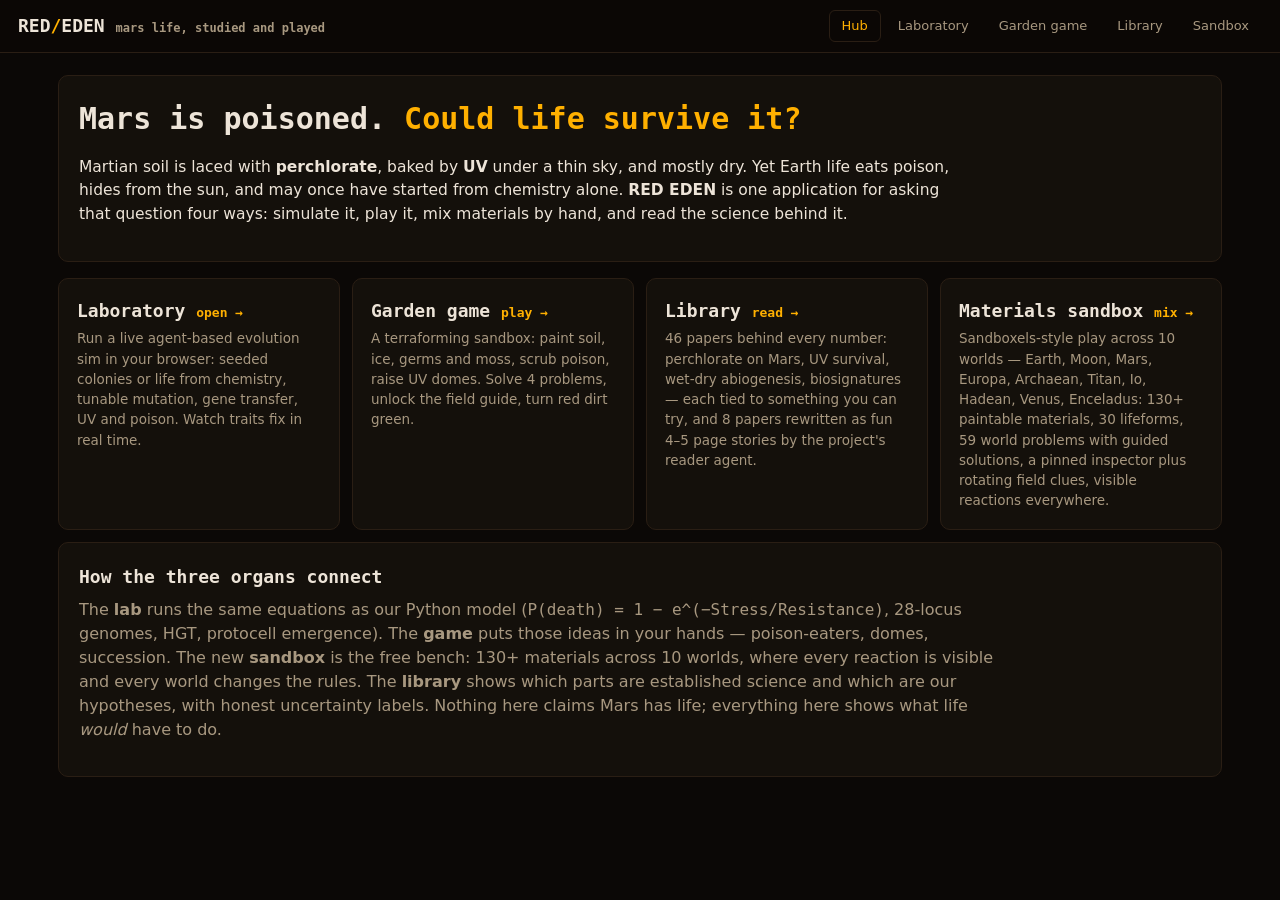
<file: index.html>
<!DOCTYPE html>
<html lang="en">
<head>
<meta charset="utf-8">
<meta http-equiv="refresh" content="0; url=app/index.html">
<meta name="viewport" content="width=device-width, initial-scale=1">
<title>RED EDEN</title>
</head>
<body>
<p><a href="app/index.html">Enter RED EDEN →</a></p>
</body>
</html>
</file>
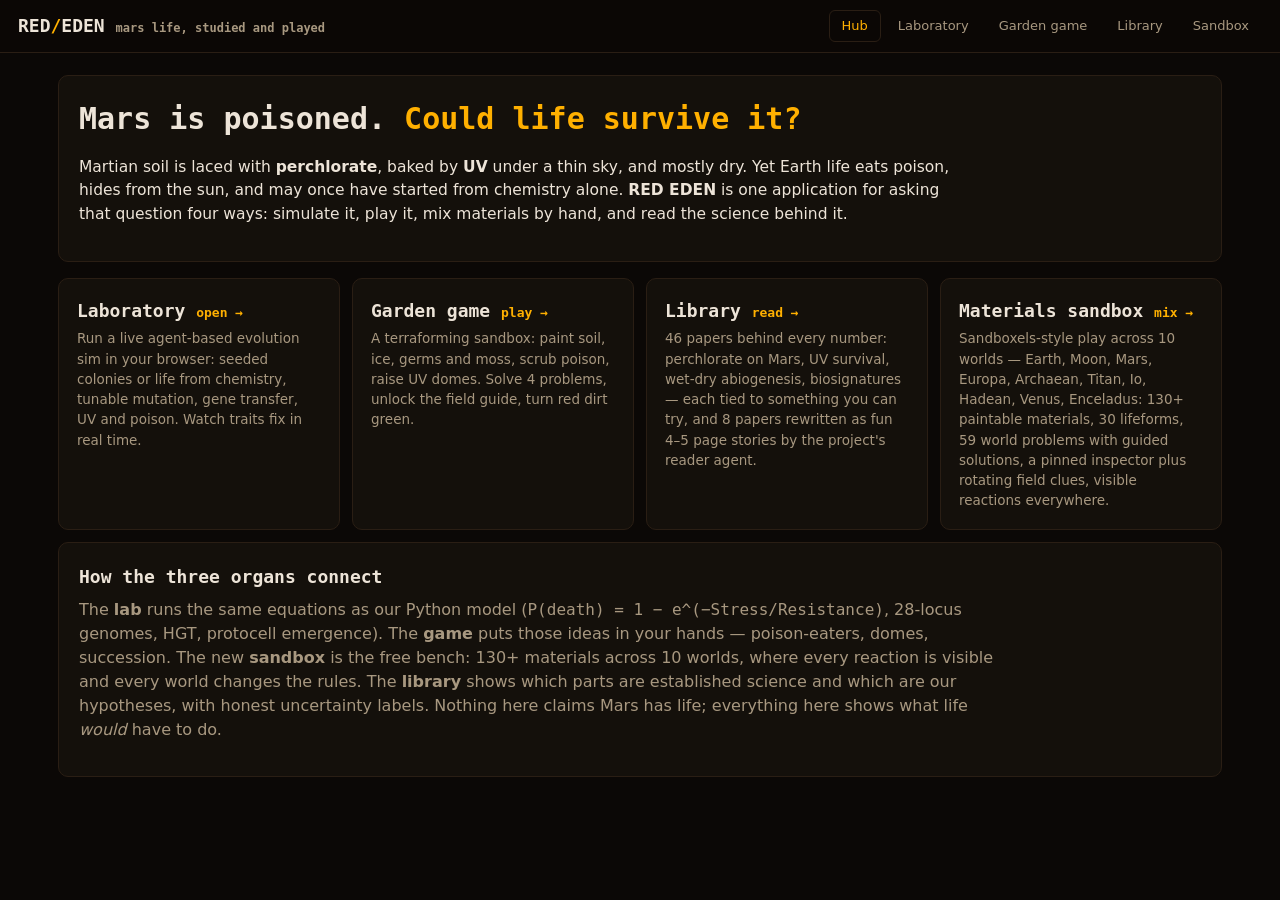
<file: app/index.html>
<!DOCTYPE html>
<html lang="en">
<head>
<meta charset="utf-8">
<meta name="viewport" content="width=device-width, initial-scale=1">
<title>RED EDEN — Mars life, lab + game + library</title>
<link rel="stylesheet" href="style.css">
</head>
<body>
<header class="topbar">
  <a class="brand" href="index.html">RED<span>/</span>EDEN <em>mars life, studied and played</em></a>
  <nav><a href="index.html" class="on">Hub</a><a href="lab.html">Laboratory</a>
  <a href="../red-garden/index.html">Garden game</a><a href="library.html">Library</a>
  <a href="sandbox.html">Sandbox</a></nav>
</header>
<main class="wrap">
  <section class="panel">
    <h1>Mars is poisoned. <span>Could life survive it?</span></h1>
    <p class="prob">Martian soil is laced with <b>perchlorate</b>, baked by <b>UV</b> under a thin sky,
    and mostly dry. Yet Earth life eats poison, hides from the sun, and may once have started from
    chemistry alone. <b>RED EDEN</b> is one application for asking that question four ways:
    simulate it, play it, mix materials by hand, and read the science behind it.</p>
  </section>
  <div class="gates">
    <a class="gate" href="lab.html">
      <h2>Laboratory <span class="go">open →</span></h2>
      <p>Run a live agent-based evolution sim in your browser: seeded colonies or life from
      chemistry, tunable mutation, gene transfer, UV and poison. Watch traits fix in real time.</p>
    </a>
    <a class="gate" href="../red-garden/index.html">
      <h2>Garden game <span class="go">play →</span></h2>
      <p>A terraforming sandbox: paint soil, ice, germs and moss, scrub poison, raise UV domes.
      Solve 4 problems, unlock the field guide, turn red dirt green.</p>
    </a>
    <a class="gate" href="library.html">
      <h2>Library <span class="go">read →</span></h2>
      <p>46 papers behind every number: perchlorate on Mars, UV survival, wet-dry
      abiogenesis, biosignatures — each tied to something you can try, and 8 papers
      rewritten as fun 4–5 page stories by the project's reader agent.</p>
    </a>
    <a class="gate" href="sandbox.html">
      <h2>Materials sandbox <span class="go">mix →</span></h2>
      <p>Sandboxels-style play across 10 worlds — Earth, Moon, Mars, Europa, Archaean, Titan,
      Io, Hadean, Venus, Enceladus: 130+ paintable materials, 30 lifeforms, 59 world problems
      with guided solutions, a pinned inspector plus rotating field clues, visible reactions everywhere.</p>
    </a>
  </div>
  <section class="panel" style="margin-top:12px">
    <h2>How the three organs connect</h2>
    <p class="sub" style="max-width:90ch">The <b>lab</b> runs the same equations as our Python model
    (<span class="mono">P(death) = 1 − e^(−Stress/Resistance)</span>, 28-locus genomes, HGT, protocell
    emergence). The <b>game</b> puts those ideas in your hands — poison-eaters, domes, succession.
    The new <b>sandbox</b> is the free bench: 130+ materials across 10 worlds, where
    every reaction is visible and every world changes the rules. The <b>library</b> shows which parts are established science and which are our hypotheses,
    with honest uncertainty labels. Nothing here claims Mars has life; everything here shows
    what life <em>would</em> have to do.</p>
  </section>
</main>
</body>
</html>
</file>
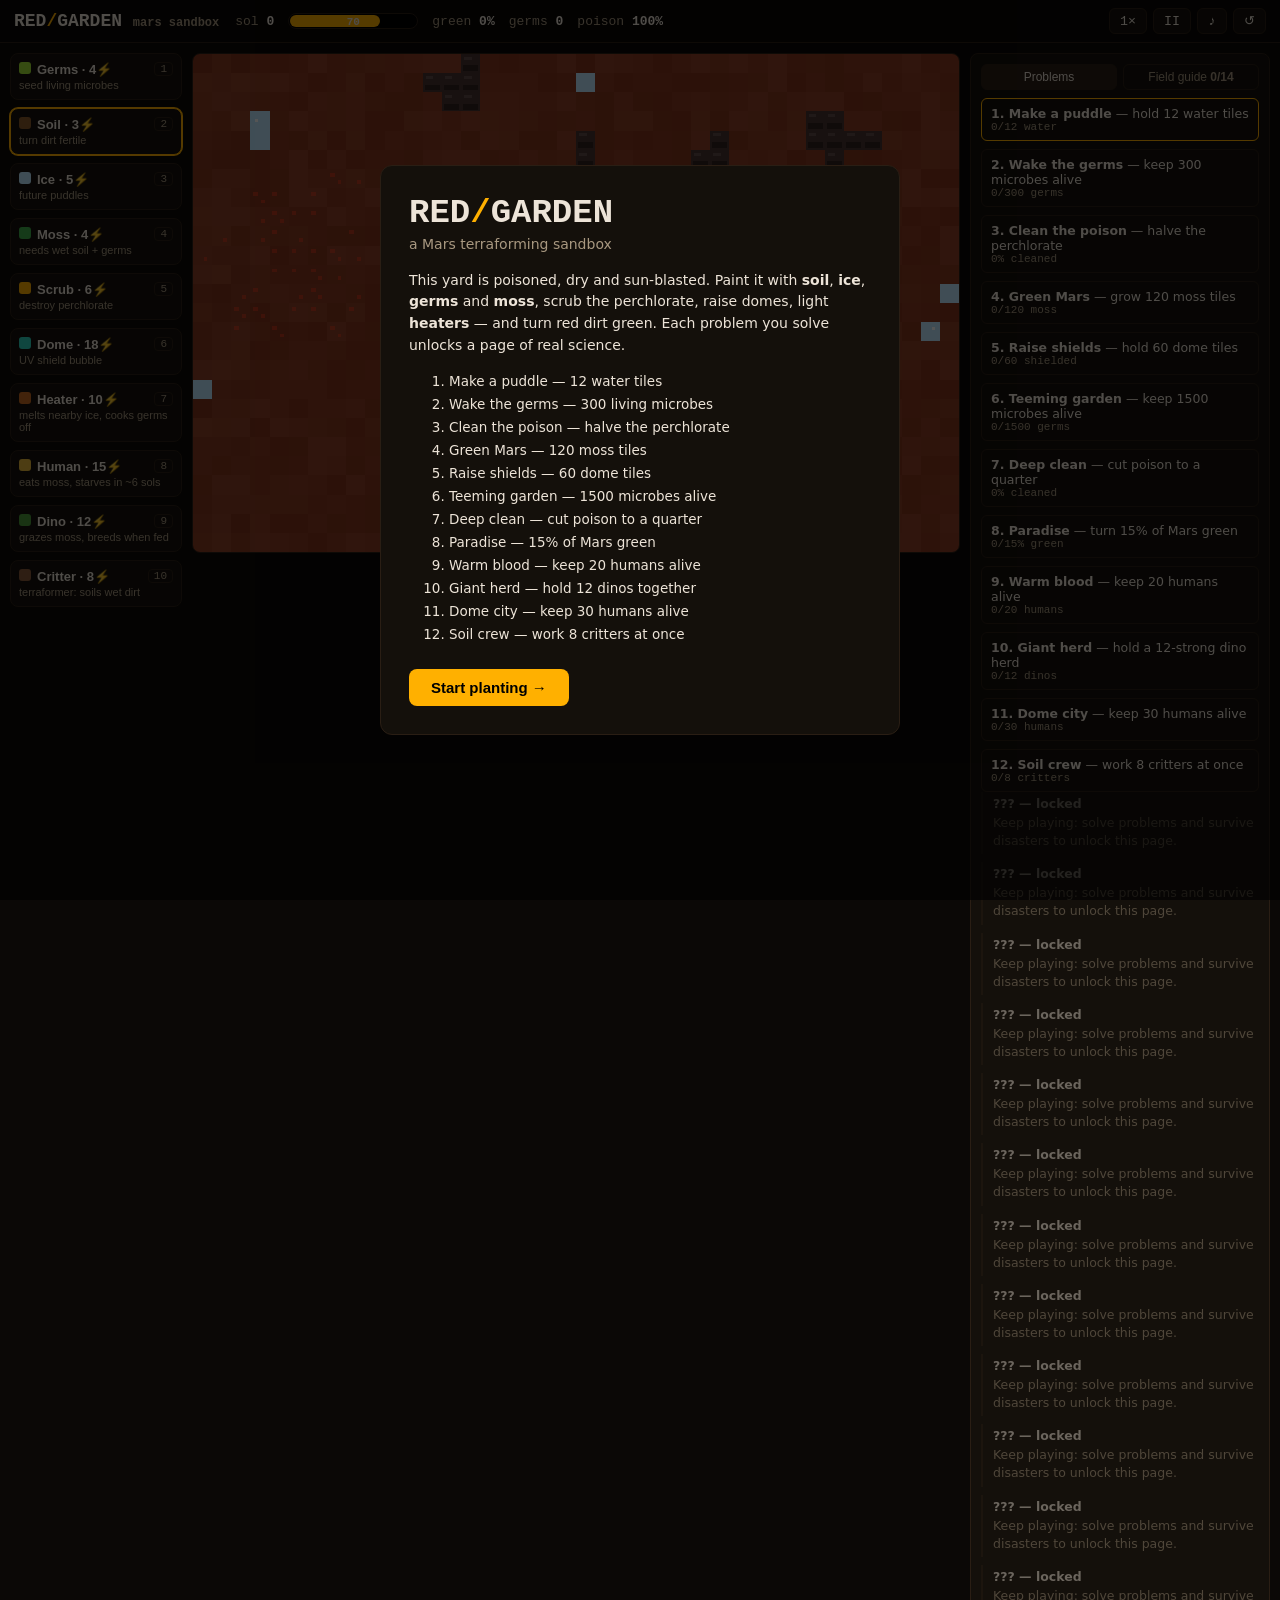
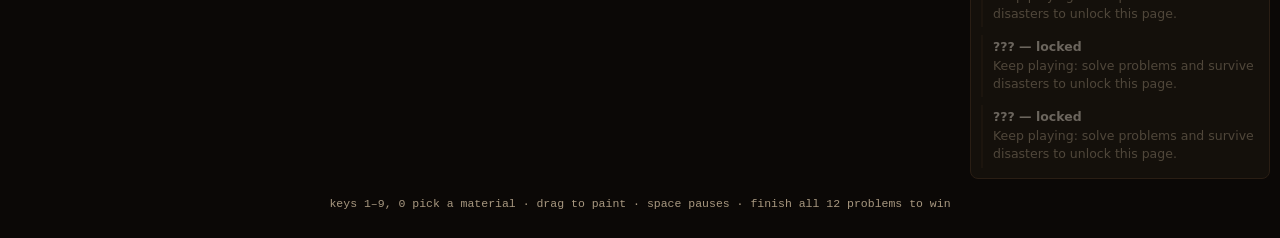
<file: red-garden/index.html>
<!DOCTYPE html>
<html lang="en">
<head>
<meta charset="utf-8">
<meta name="viewport" content="width=device-width, initial-scale=1">
<title>RED GARDEN — a Mars terraforming sandbox</title>
<link rel="stylesheet" href="style.css">
</head>
<body>
<header id="topbar">
  <div id="brand">RED<span>/</span>GARDEN <em>mars sandbox</em></div>
  <div id="stats" class="mono">
    <span>sol <b id="st-sol">0</b></span>
    <span class="ebar"><i id="st-energy"></i><b id="st-energy-n">70</b></span>
    <span>green <b id="st-green">0%</b></span>
    <span>germs <b id="st-germs">0</b></span>
    <span>poison <b id="st-poison">100%</b></span>
  </div>
  <div id="topbtns">
    <button id="btn-speed" title="toggle speed (F)">1×</button>
    <button id="btn-pause" title="pause (Space)">II</button>
    <button id="btn-sound" title="sound on/off">♪</button>
    <button id="btn-restart" title="restart run">↺</button>
  </div>
</header>
<main id="layout">
  <nav id="toolbar" aria-label="materials"></nav>
  <section id="stage">
    <canvas id="game" width="800" height="520"></canvas>
    <div id="ticker" class="mono"></div>
  </section>
  <aside id="side">
    <div id="tabs" role="tablist">
      <button id="tab-quests" class="on" role="tab">Problems</button>
      <button id="tab-codex" class="on2" role="tab">Field guide <b id="codex-n">0/6</b></button>
    </div>
    <ol id="quests"></ol>
    <ol id="codex" hidden></ol>
  </aside>
</main>
<footer id="hint" class="mono">keys 1–9, 0 pick a material · drag to paint · space pauses · finish all 12 problems to win</footer>
<div id="startOverlay" class="overlay">
  <div class="card">
    <h1>RED<span>/</span>GARDEN</h1>
    <p class="sub">a Mars terraforming sandbox</p>
    <p>This yard is poisoned, dry and sun-blasted. Paint it with <b>soil</b>,
    <b>ice</b>, <b>germs</b> and <b>moss</b>, scrub the perchlorate, raise domes,
    light <b>heaters</b> — and turn red dirt green. Each problem you solve unlocks
    a page of real science.</p>
    <ol id="goalList">
      <li>Make a puddle — 12 water tiles</li>
      <li>Wake the germs — 300 living microbes</li>
      <li>Clean the poison — halve the perchlorate</li>
      <li>Green Mars — 120 moss tiles</li>
      <li>Raise shields — 60 dome tiles</li>
      <li>Teeming garden — 1500 microbes alive</li>
      <li>Deep clean — cut poison to a quarter</li>
      <li>Paradise — 15% of Mars green</li>
      <li>Warm blood — keep 20 humans alive</li>
      <li>Giant herd — hold 12 dinos together</li>
      <li>Dome city — keep 30 humans alive</li>
      <li>Soil crew — work 8 critters at once</li>
    </ol>
    <button id="btn-start">Start planting →</button>
  </div>
</div>
<div id="winOverlay" class="overlay" hidden>
  <div class="card">
    <h1>GARDEN<span>/</span>WON</h1>
    <p class="sub" id="win-sub">Mars is green.</p>
    <p id="win-stats" class="mono"></p>
    <button id="btn-again">Play again ↺</button>
  </div>
</div>
<script src="game.js"></script>
</body>
</html>
</file>
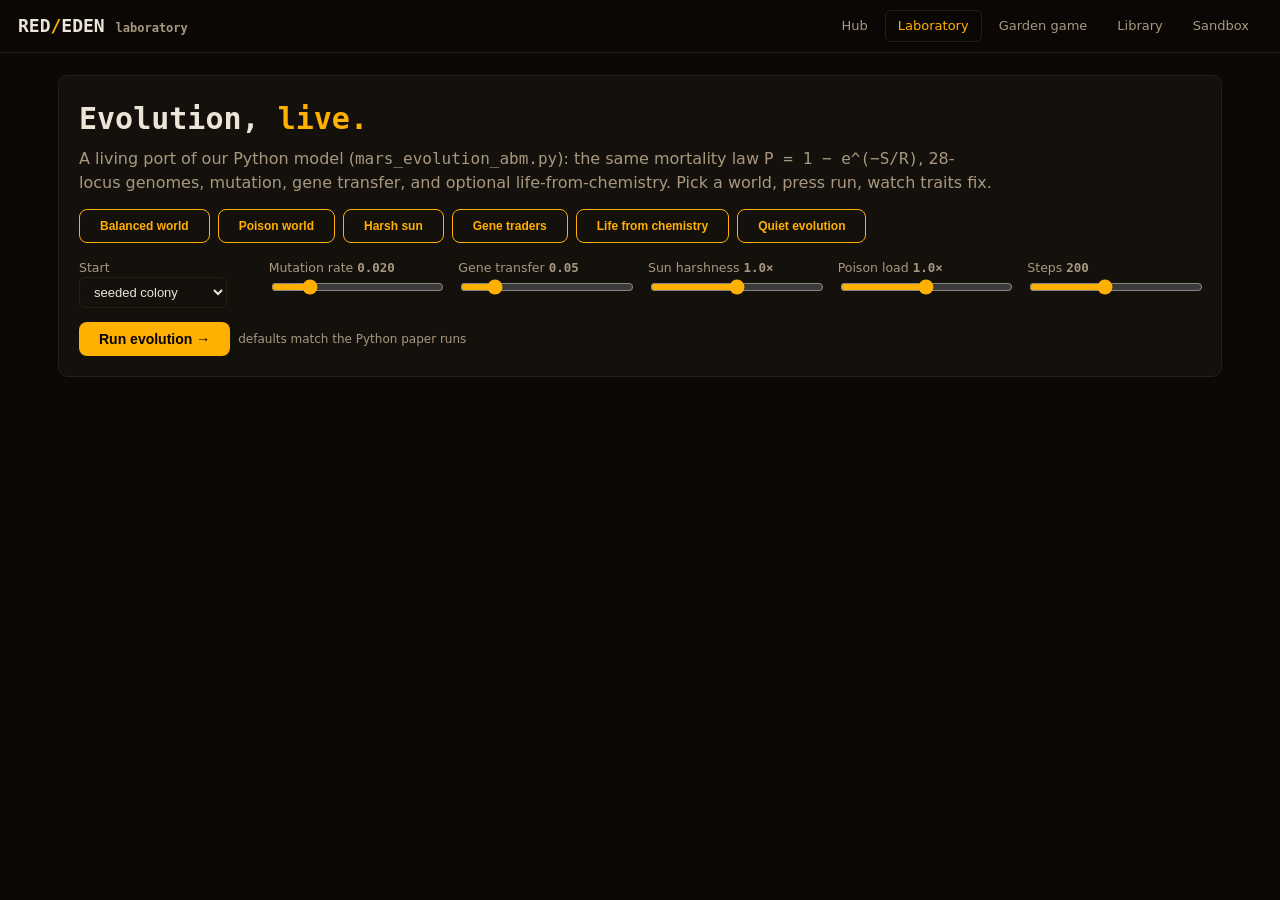
<file: app/lab.html>
<!DOCTYPE html>
<html lang="en">
<head>
<meta charset="utf-8">
<meta name="viewport" content="width=device-width, initial-scale=1">
<title>Laboratory — RED EDEN</title>
<link rel="stylesheet" href="style.css">
</head>
<body>
<header class="topbar">
  <a class="brand" href="index.html">RED<span>/</span>EDEN <em>laboratory</em></a>
  <nav><a href="index.html">Hub</a><a href="lab.html" class="on">Laboratory</a>
  <a href="../red-garden/index.html">Garden game</a><a href="library.html">Library</a>
  <a href="sandbox.html">Sandbox</a></nav>
</header>
<main class="wrap">
  <section class="panel">
    <h1>Evolution, <span>live.</span></h1>
    <p class="sub" style="max-width:90ch">A living port of our Python model
    (<span class="mono">mars_evolution_abm.py</span>): the same mortality law
    <span class="mono">P = 1 − e^(−S/R)</span>, 28-locus genomes, mutation, gene transfer,
    and optional life-from-chemistry. Pick a world, press run, watch traits fix.</p>
    <div id="presets" style="display:flex;gap:8px;flex-wrap:wrap;margin-bottom:6px"></div>
    <div style="display:grid;grid-template-columns:repeat(auto-fit,minmax(150px,1fr));gap:0 16px">
      <div><label>Start <select id="in-mode">
        <option value="seeded">seeded colony</option>
        <option value="abiogenesis">life from chemistry</option></select></label></div>
      <div><label>Mutation rate <b class="mono tick" id="v-mu"></b>
        <input type="range" id="in-mu" min="0" max="0.1" step="0.005" value="0.02"></label></div>
      <div><label>Gene transfer <b class="mono tick" id="v-hgt"></b>
        <input type="range" id="in-hgt" min="0" max="0.3" step="0.01" value="0.05"></label></div>
      <div><label>Sun harshness <b class="mono tick" id="v-uv"></b>
        <input type="range" id="in-uv" min="0" max="2" step="0.1" value="1"></label></div>
      <div><label>Poison load <b class="mono tick" id="v-pois"></b>
        <input type="range" id="in-pois" min="0" max="2" step="0.1" value="1"></label></div>
      <div><label>Steps <b class="mono tick" id="v-steps"></b>
        <input type="range" id="in-steps" min="50" max="400" step="10" value="200"></label></div>
    </div>
    <div style="margin-top:12px;display:flex;gap:8px;align-items:center;flex-wrap:wrap">
      <button class="btn" id="btn-run">Run evolution →</button>
      <span class="ref" id="run-state">defaults match the Python paper runs</span>
    </div>
  </section>
  <section class="panel" id="results" style="margin-top:12px" hidden>
    <h2 id="res-title">Results</h2>
    <div class="take" id="takes"></div>
    <div style="display:grid;grid-template-columns:1fr 1fr;gap:12px;margin-top:8px">
      <div><p class="ref">Who lives where (red = eating, green = sun repair, blue = tough skin)</p>
        <canvas class="map" id="map-trait" width="48" height="30"></canvas></div>
      <div><p class="ref">Poison-eaters spreading (brighter red = more digestion)</p>
        <canvas class="map" id="map-red" width="48" height="30"></canvas></div>
    </div>
    <div style="display:flex;gap:8px;align-items:center;margin:10px 0">
      <button class="btn ghost" id="btn-play">Replay ▶</button>
      <input type="range" id="scrub" min="0" max="100" value="100" style="flex:1">
      <span class="mono tick ref" id="frame-lab"></span>
    </div>
    <div id="charts" style="display:grid;grid-template-columns:1fr 1fr;gap:12px"></div>
    <h2 style="margin-top:12px">Story of this run</h2>
    <div id="events"></div>
    <p class="ref" id="prov"></p>
  </section>
</main>
<script src="sim.js"></script>
<script src="lab.js"></script>
</body>
</html>
</file>
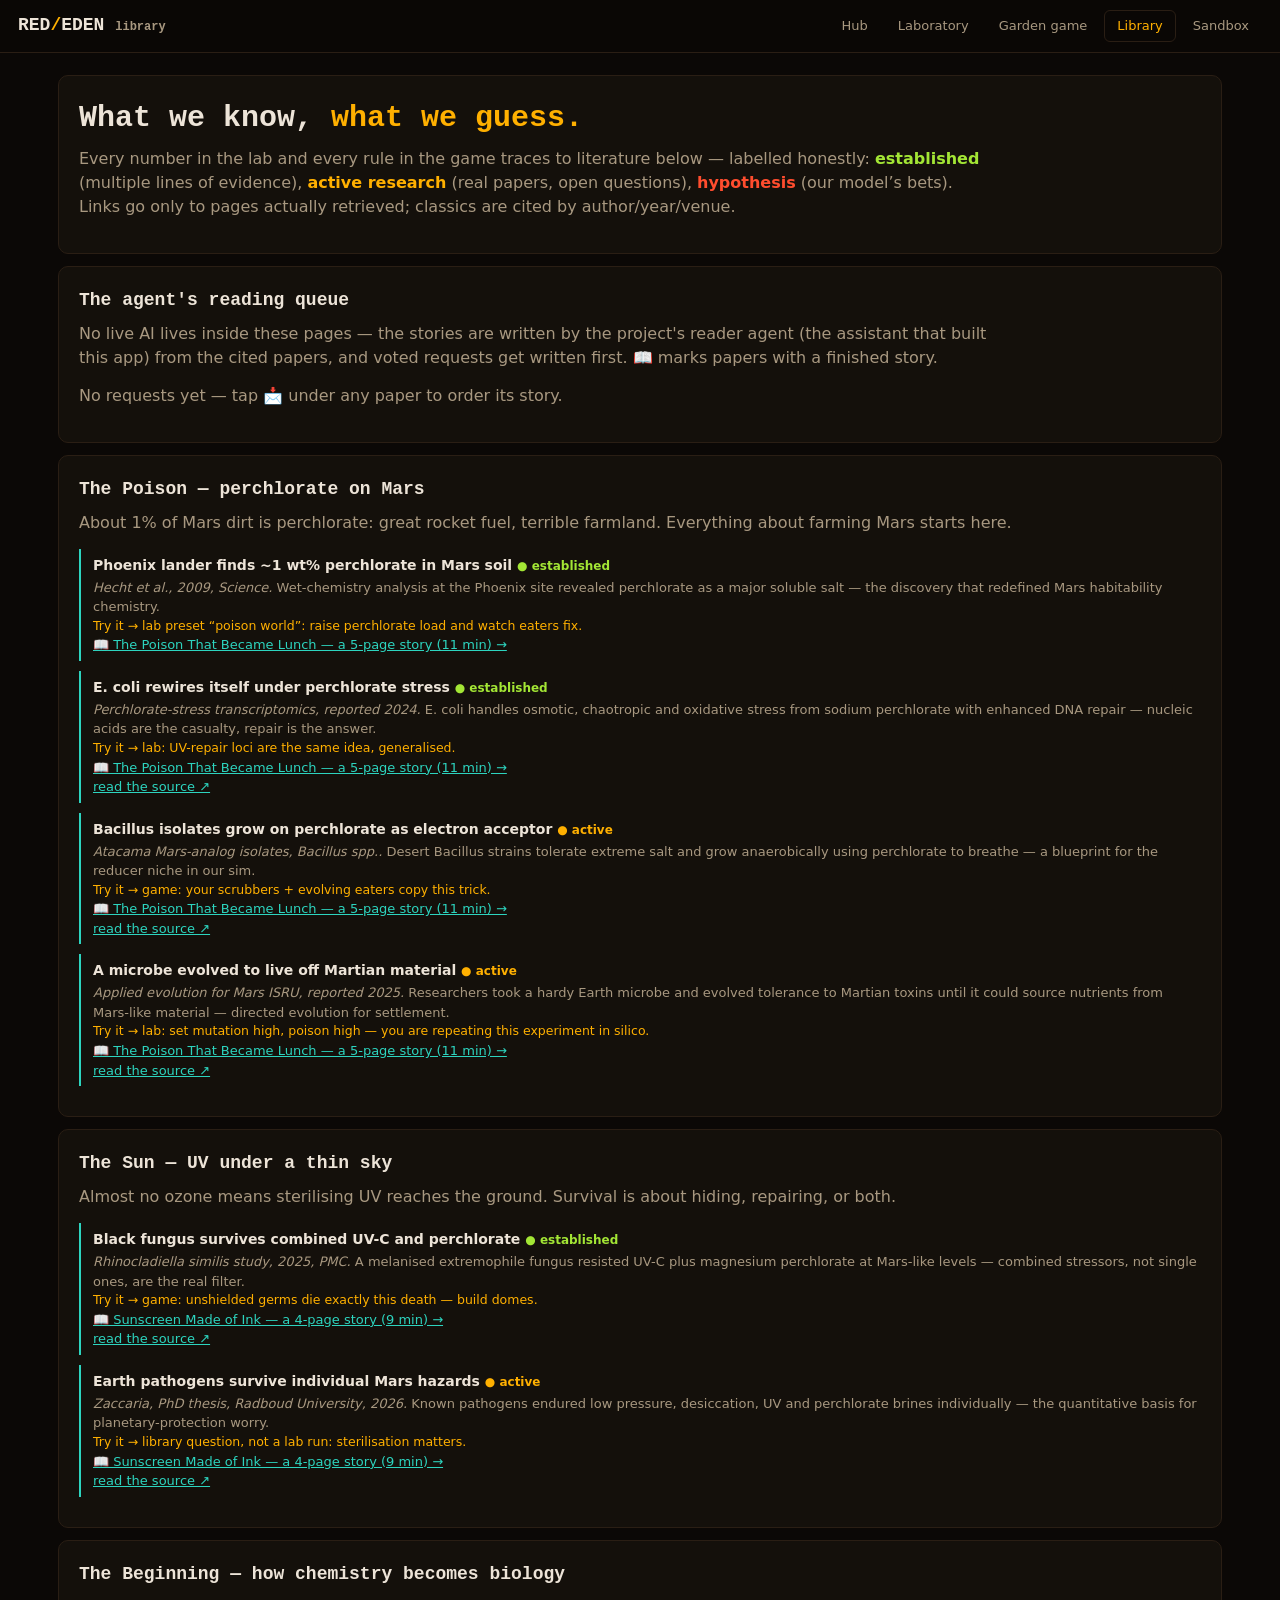
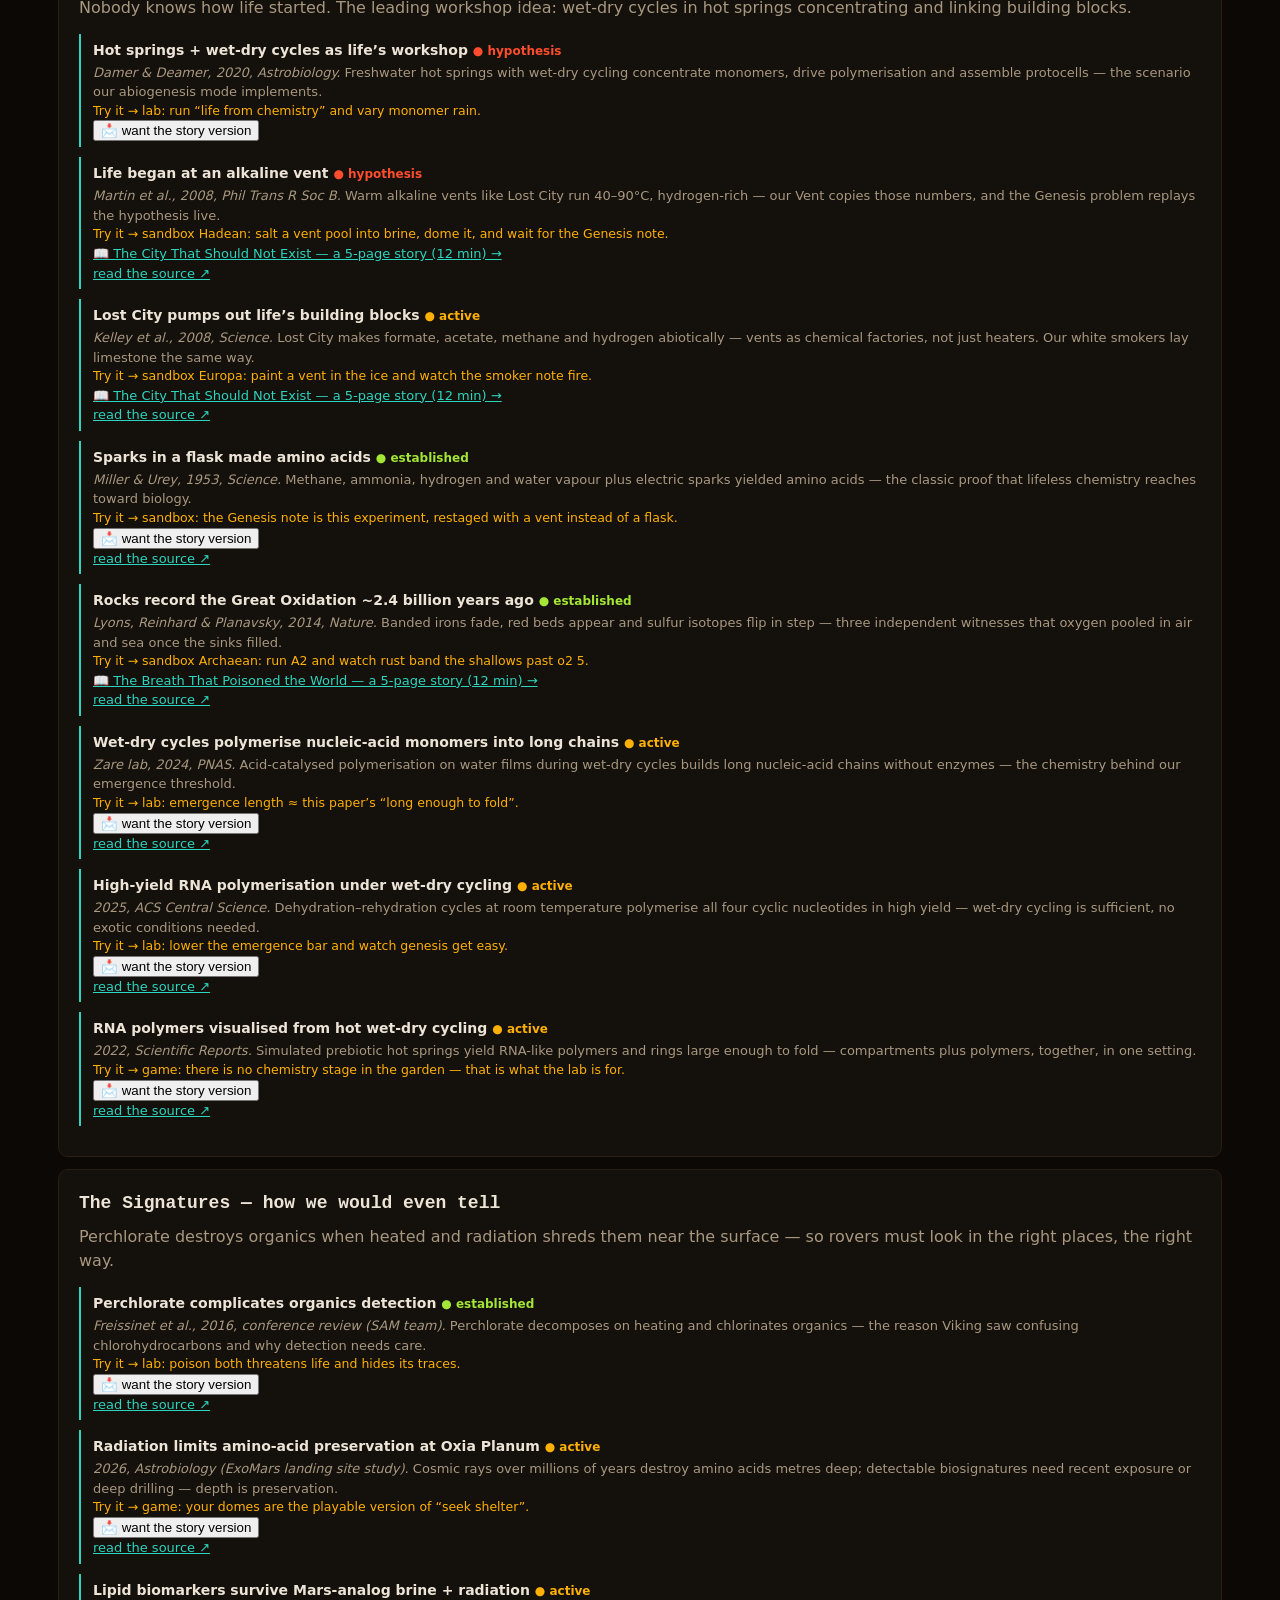
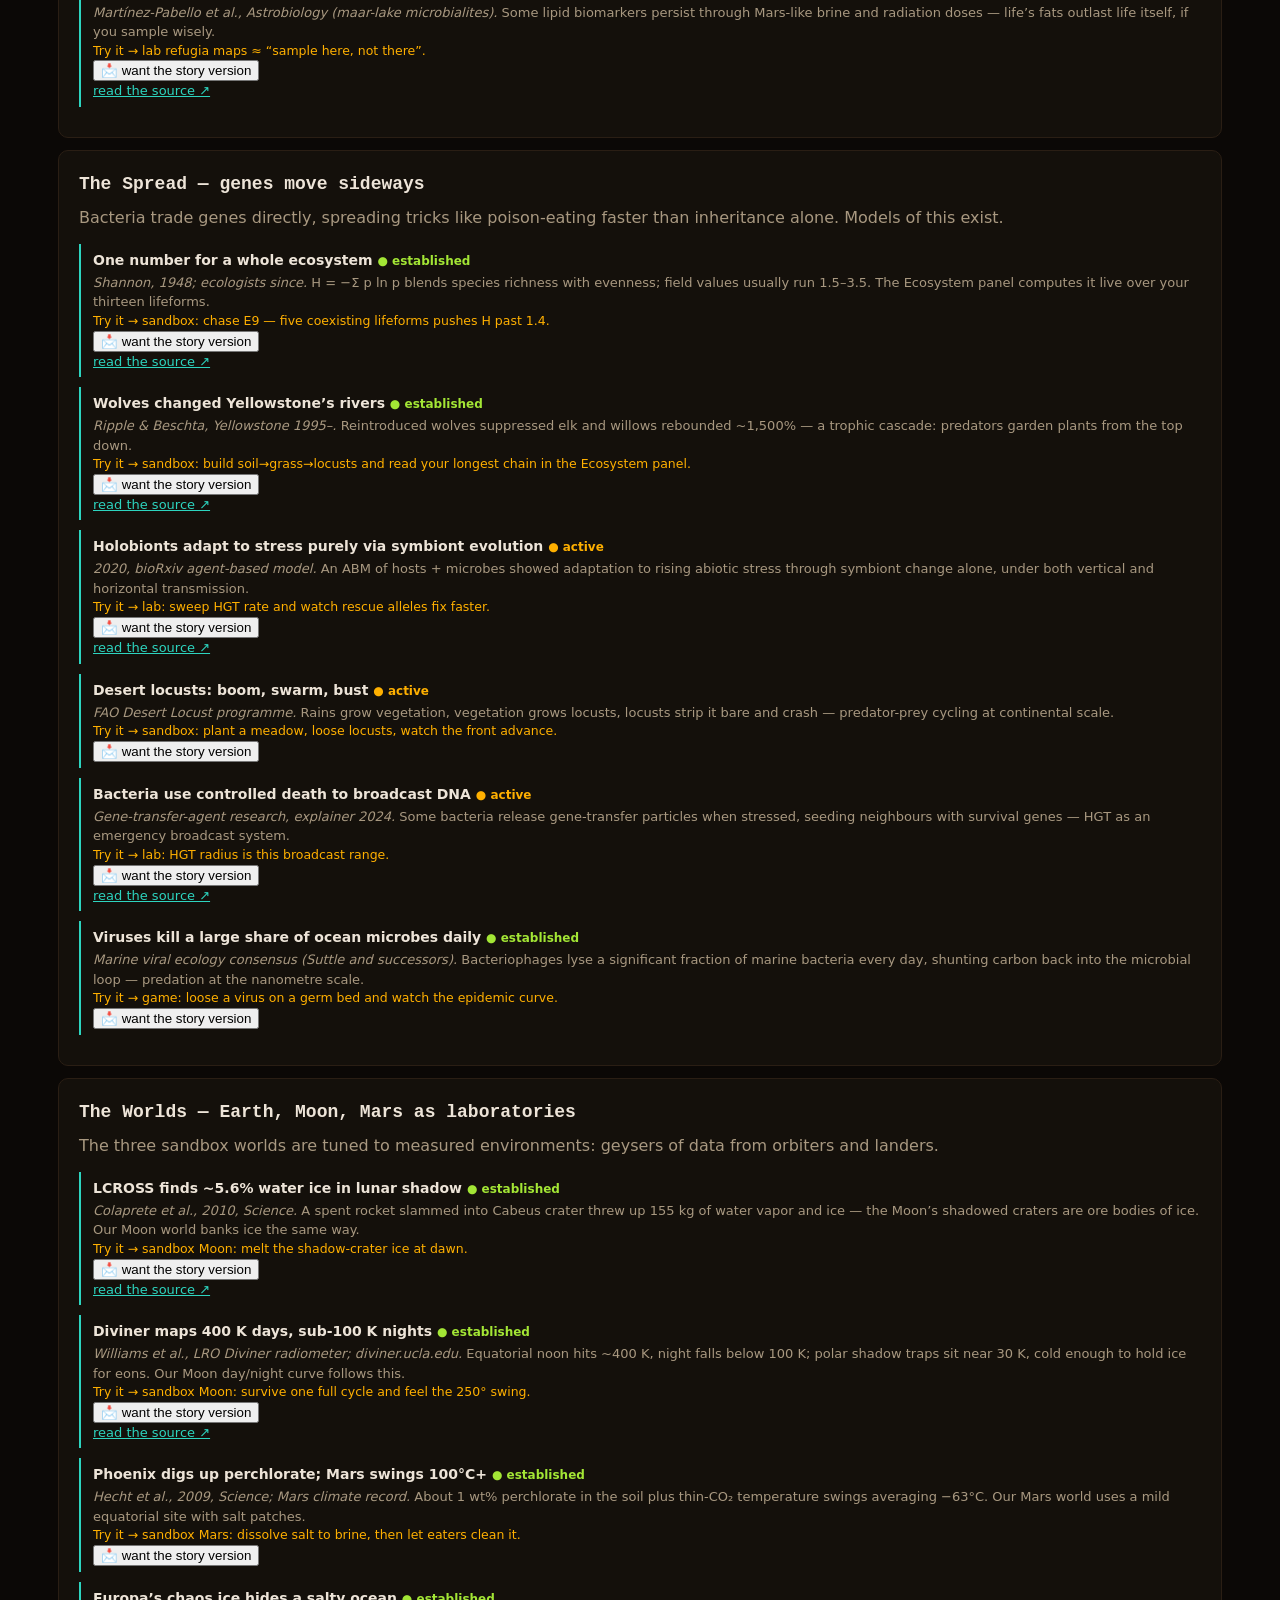
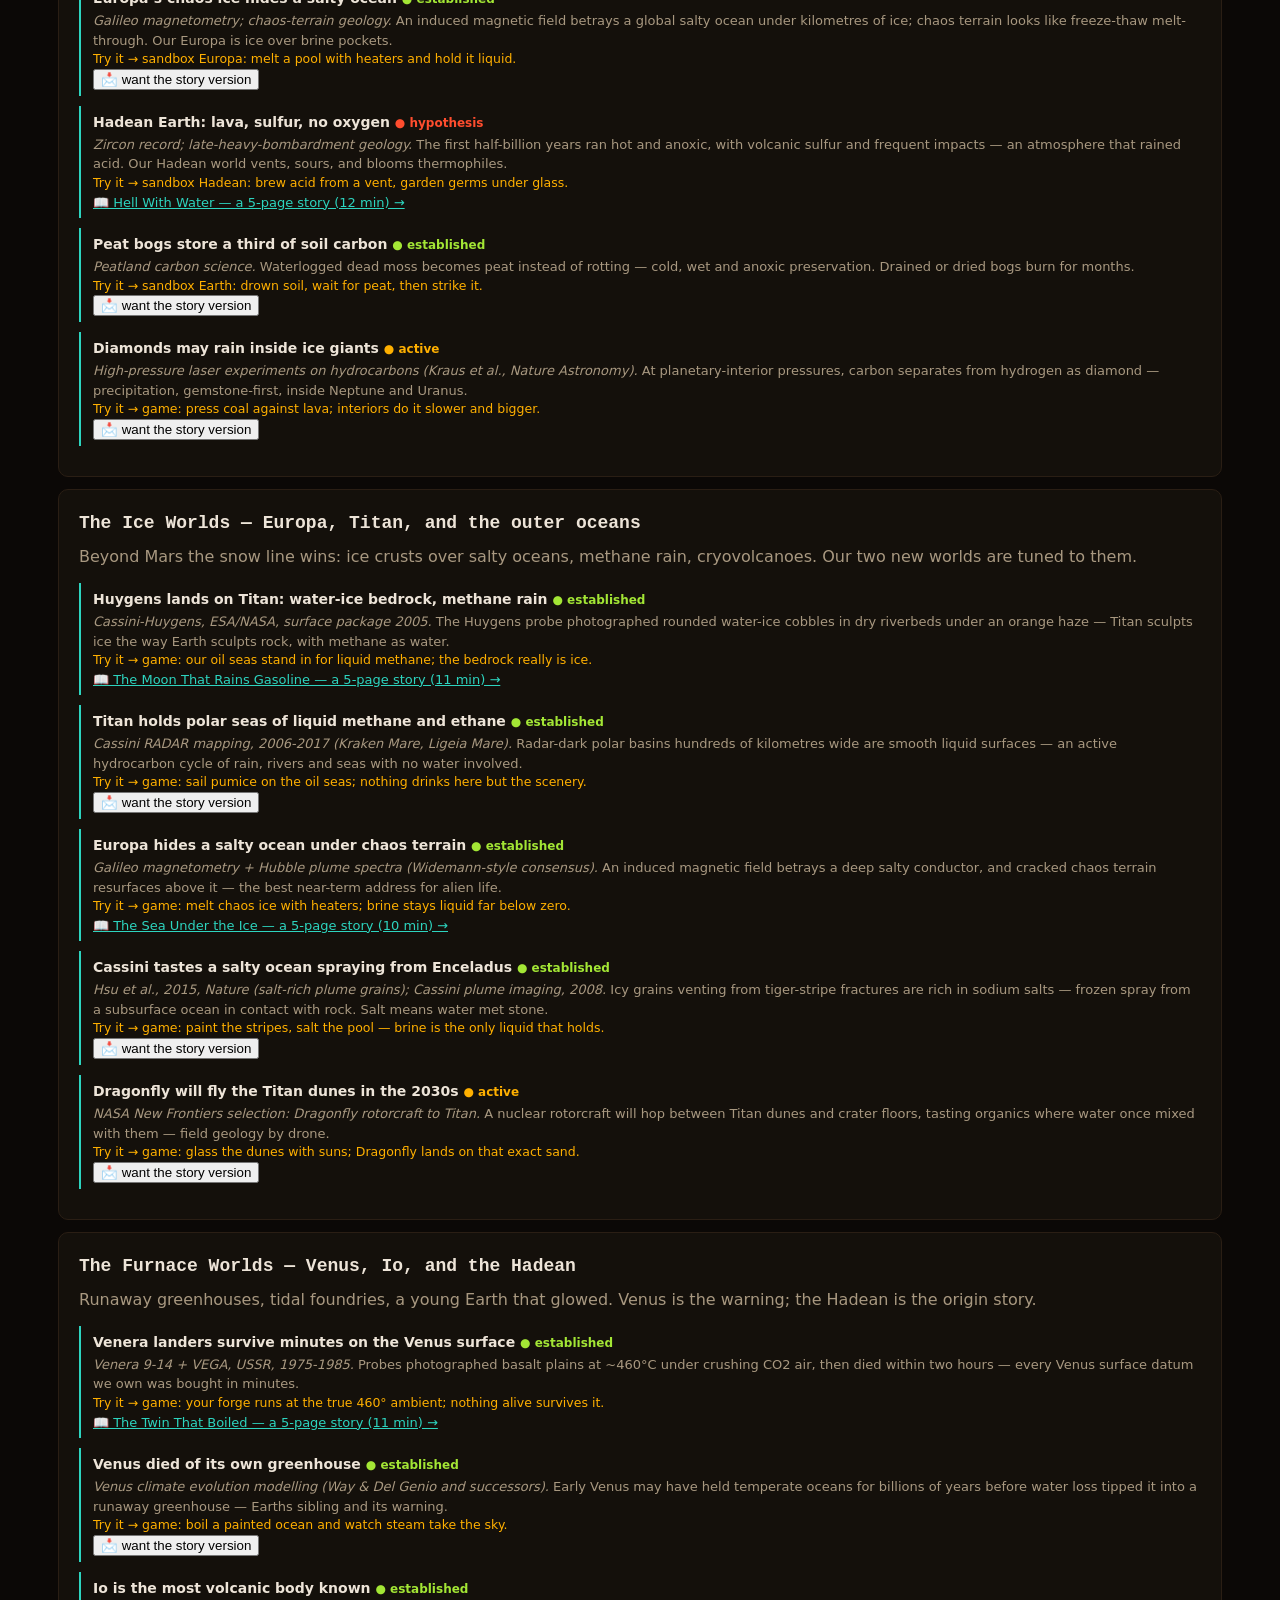
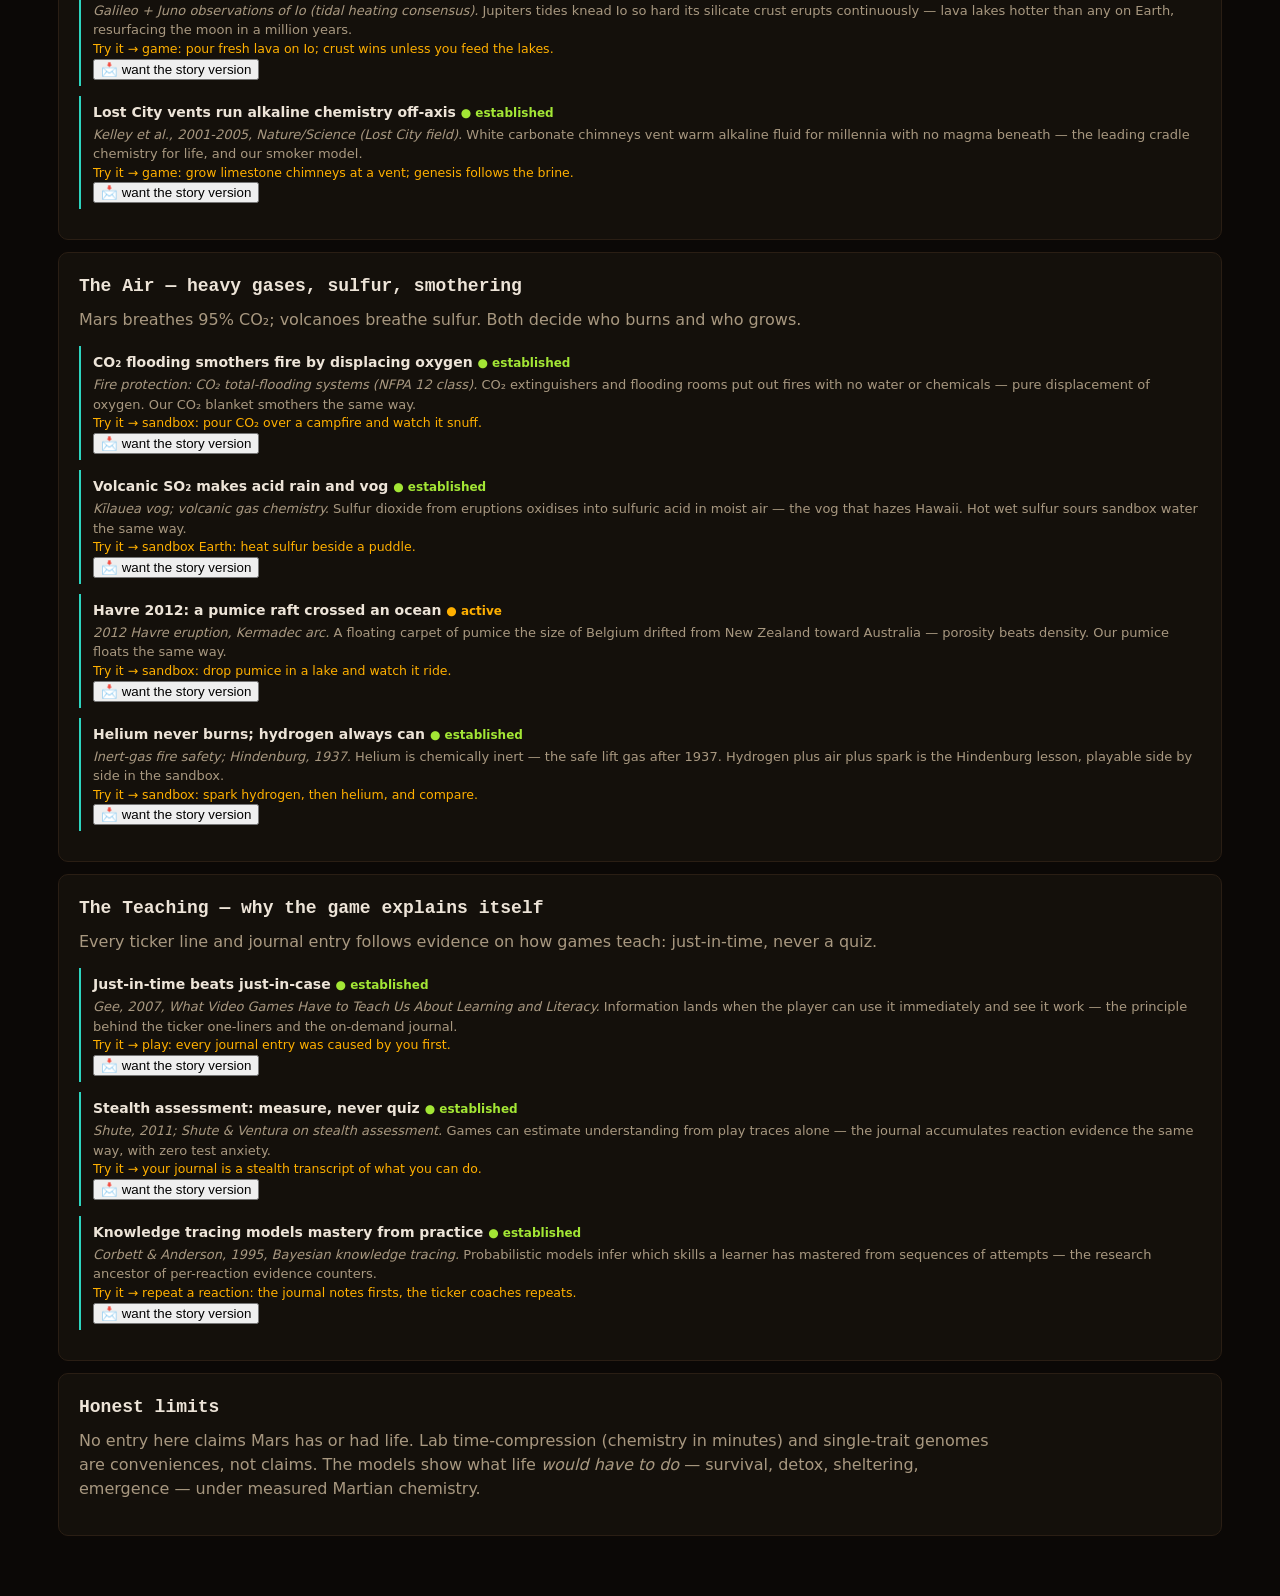
<file: app/library.html>
<!DOCTYPE html>
<html lang="en">
<head>
<meta charset="utf-8">
<meta name="viewport" content="width=device-width, initial-scale=1">
<title>Library — the science behind RED EDEN</title>
<link rel="stylesheet" href="style.css">
</head>
<body>
<header class="topbar">
  <a class="brand" href="index.html">RED<span>/</span>EDEN <em>library</em></a>
  <nav><a href="index.html">Hub</a><a href="lab.html">Laboratory</a>
  <a href="../red-garden/index.html">Garden game</a><a href="library.html" class="on">Library</a>
  <a href="sandbox.html">Sandbox</a></nav>
</header>
<main class="wrap">
  <section class="panel">
    <h1>What we know, <span>what we guess.</span></h1>
    <p class="sub" style="max-width:90ch">Every number in the lab and every rule in the game traces to
    literature below — labelled honestly: <b style="color:var(--spore)">established</b> (multiple lines of
    evidence), <b style="color:var(--amber)">active research</b> (real papers, open questions),
    <b style="color:var(--rust)">hypothesis</b> (our model’s bets). Links go only to pages actually
    retrieved; classics are cited by author/year/venue.</p>
  </section>
  <section class="panel" style="margin-top:12px">
    <h2>The agent's reading queue</h2>
    <p class="sub" style="max-width:90ch">No live AI lives inside these pages — the stories are written
    by the project's reader agent (the assistant that built this app) from the cited papers, and voted
    requests get written first. 📖 marks papers with a finished story.</p>
    <div id="queue"></div>
  </section>
  <div id="lib"></div>
  <section class="panel" style="margin-top:12px">
    <h2>Honest limits</h2>
    <p class="sub" style="max-width:90ch">No entry here claims Mars has or had life. Lab time-compression
    (chemistry in minutes) and single-trait genomes are conveniences, not claims. The models show what
    life <em>would have to do</em> — survival, detox, sheltering, emergence — under measured Martian chemistry.</p>
  </section>
</main>
<script src="papers.js?v=1"></script>
<script src="chapters.js?v=1"></script>
<script>
const lib = document.getElementById('lib');
function votes() {
  try { return JSON.parse(localStorage.getItem('reden_story_votes') || '{}'); } catch (e) { return {}; }
}
let VOTES = votes();
function vote(title, btn) {
  VOTES[title] = (VOTES[title] || 0) + 1;
  try { localStorage.setItem('reden_story_votes', JSON.stringify(VOTES)); } catch (e) {}
  btn.textContent = '📩 story requested (' + VOTES[title] + ') — the agent reads top votes first';
  renderQueue();
}
function renderQueue() {
  const top = Object.entries(VOTES).sort((a, b) => b[1] - a[1]).slice(0, 3);
  document.getElementById('queue').innerHTML = top.length
    ? top.map(([t, n]) => '<p class="sub">· ' + t + ' — ' + n + ' vote' + (n > 1 ? 's' : '') + '</p>').join('')
    : '<p class="sub">No requests yet — tap 📩 under any paper to order its story.</p>';
}
SECTIONS.forEach(sec => {
  const s = document.createElement('section');
  s.className = 'panel'; s.style.marginTop = '12px';
  const col = { established: 'var(--spore)', active: 'var(--amber)', hypothesis: 'var(--rust)' };
  s.innerHTML = '<h2>' + sec.title + '</h2><p class="sub">' + sec.intro + '</p>' +
    PAPERS.filter(p => p.sec === sec.id).map(p =>
      '<div class="paper"><h4>' + p.title +
      ' <span class="ref" style="color:' + (col[p.level] || 'var(--ash)') + '">● ' + p.level + '</span></h4>' +
      '<p><em>' + p.cite + '.</em> ' + p.finding + '</p>' +
      '<p class="try">Try it → ' + p.try + '</p>' +
      (p.story && CHAPTERS[p.story]
        ? '<p><a href="story.html?c=' + p.story + '">📖 ' + CHAPTERS[p.story].title + ' — a ' + CHAPTERS[p.story].pages.length + '-page story (' + CHAPTERS[p.story].minutes + ' min) →</a></p>'
        : '<p class="ref"><button data-vote="' + p.title.replace(/"/g, '') + '">📩 want the story version</button></p>') +
      (p.url ? '<p class="ref"><a href="' + p.url + '" target="_blank" rel="noopener">read the source ↗</a></p>' : '') +
      '</div>').join('');
  lib.appendChild(s);
});
document.querySelectorAll('[data-vote]').forEach(b => {
  const t = b.getAttribute('data-vote');
  if (VOTES[t]) b.textContent = '📩 story requested (' + VOTES[t] + ') — the agent reads top votes first';
  b.onclick = () => vote(t, b);
});
renderQueue();
</script>
</body>
</html>
</file>
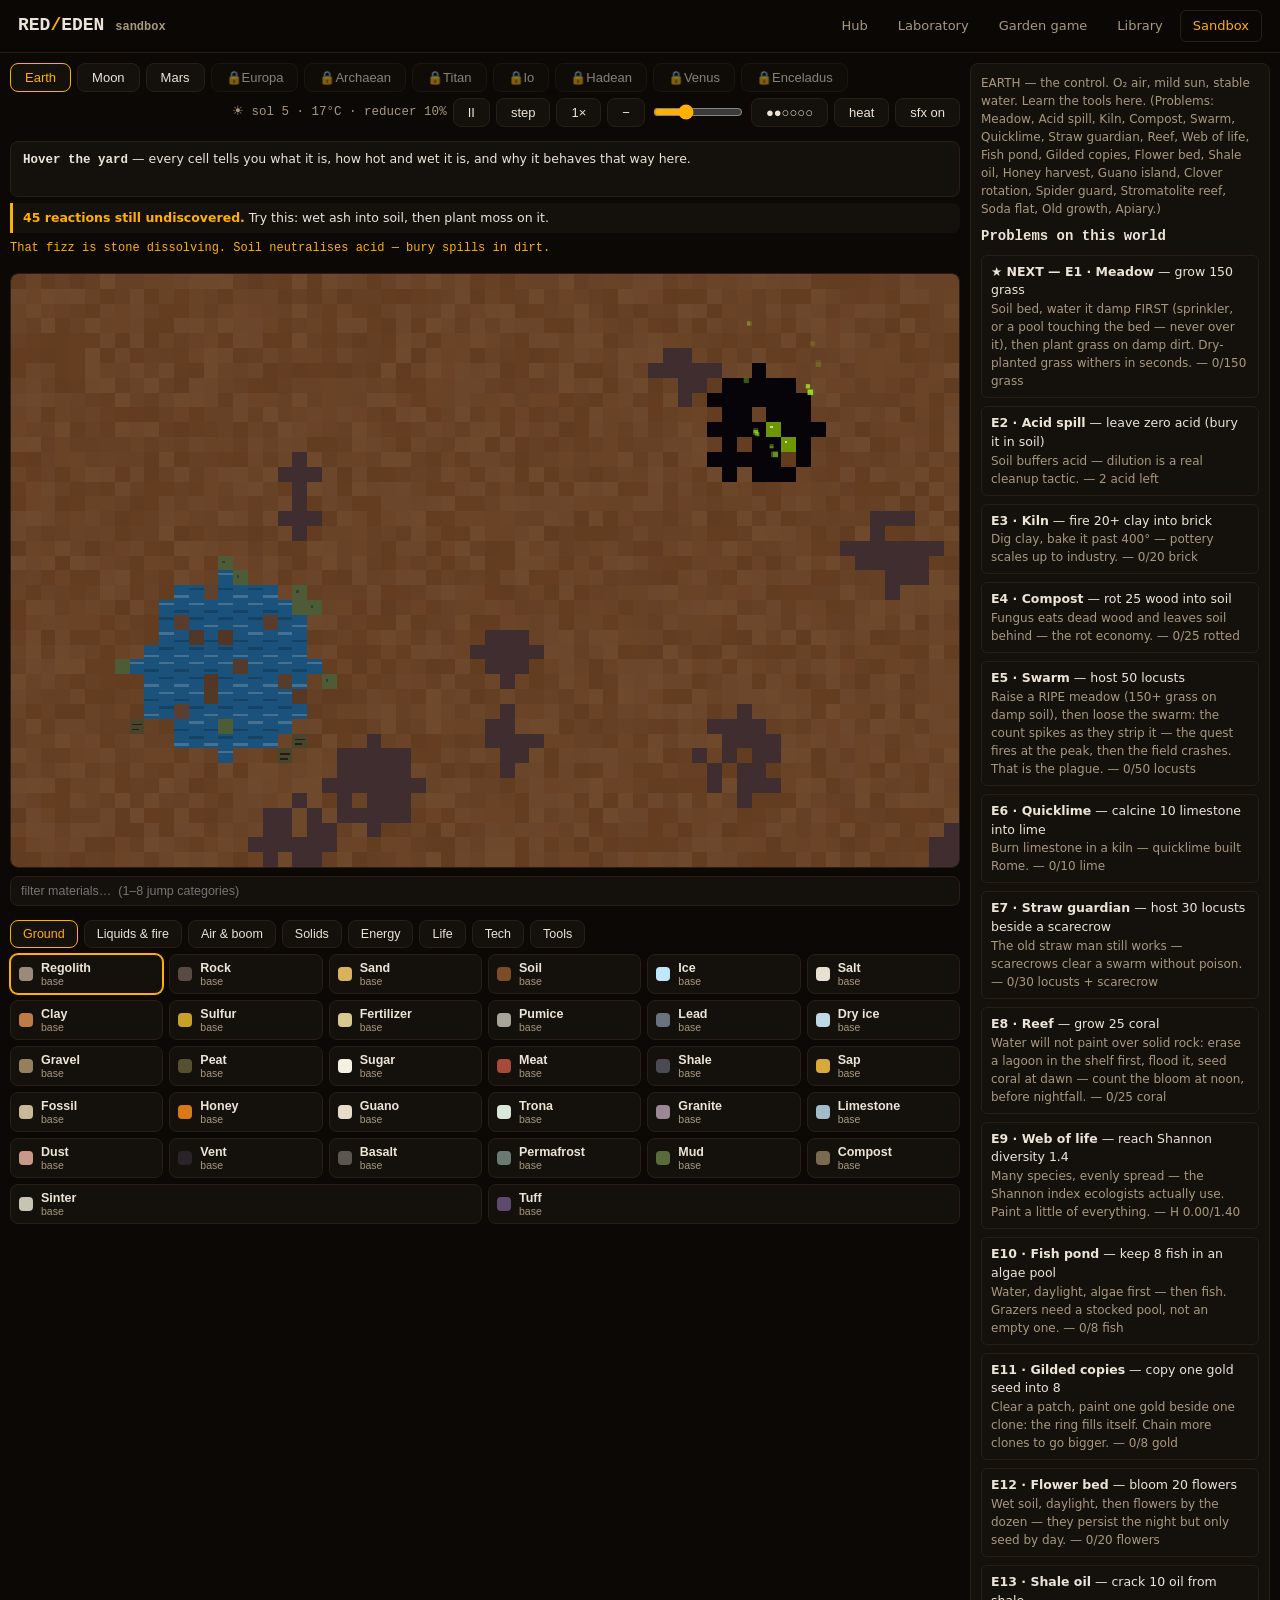
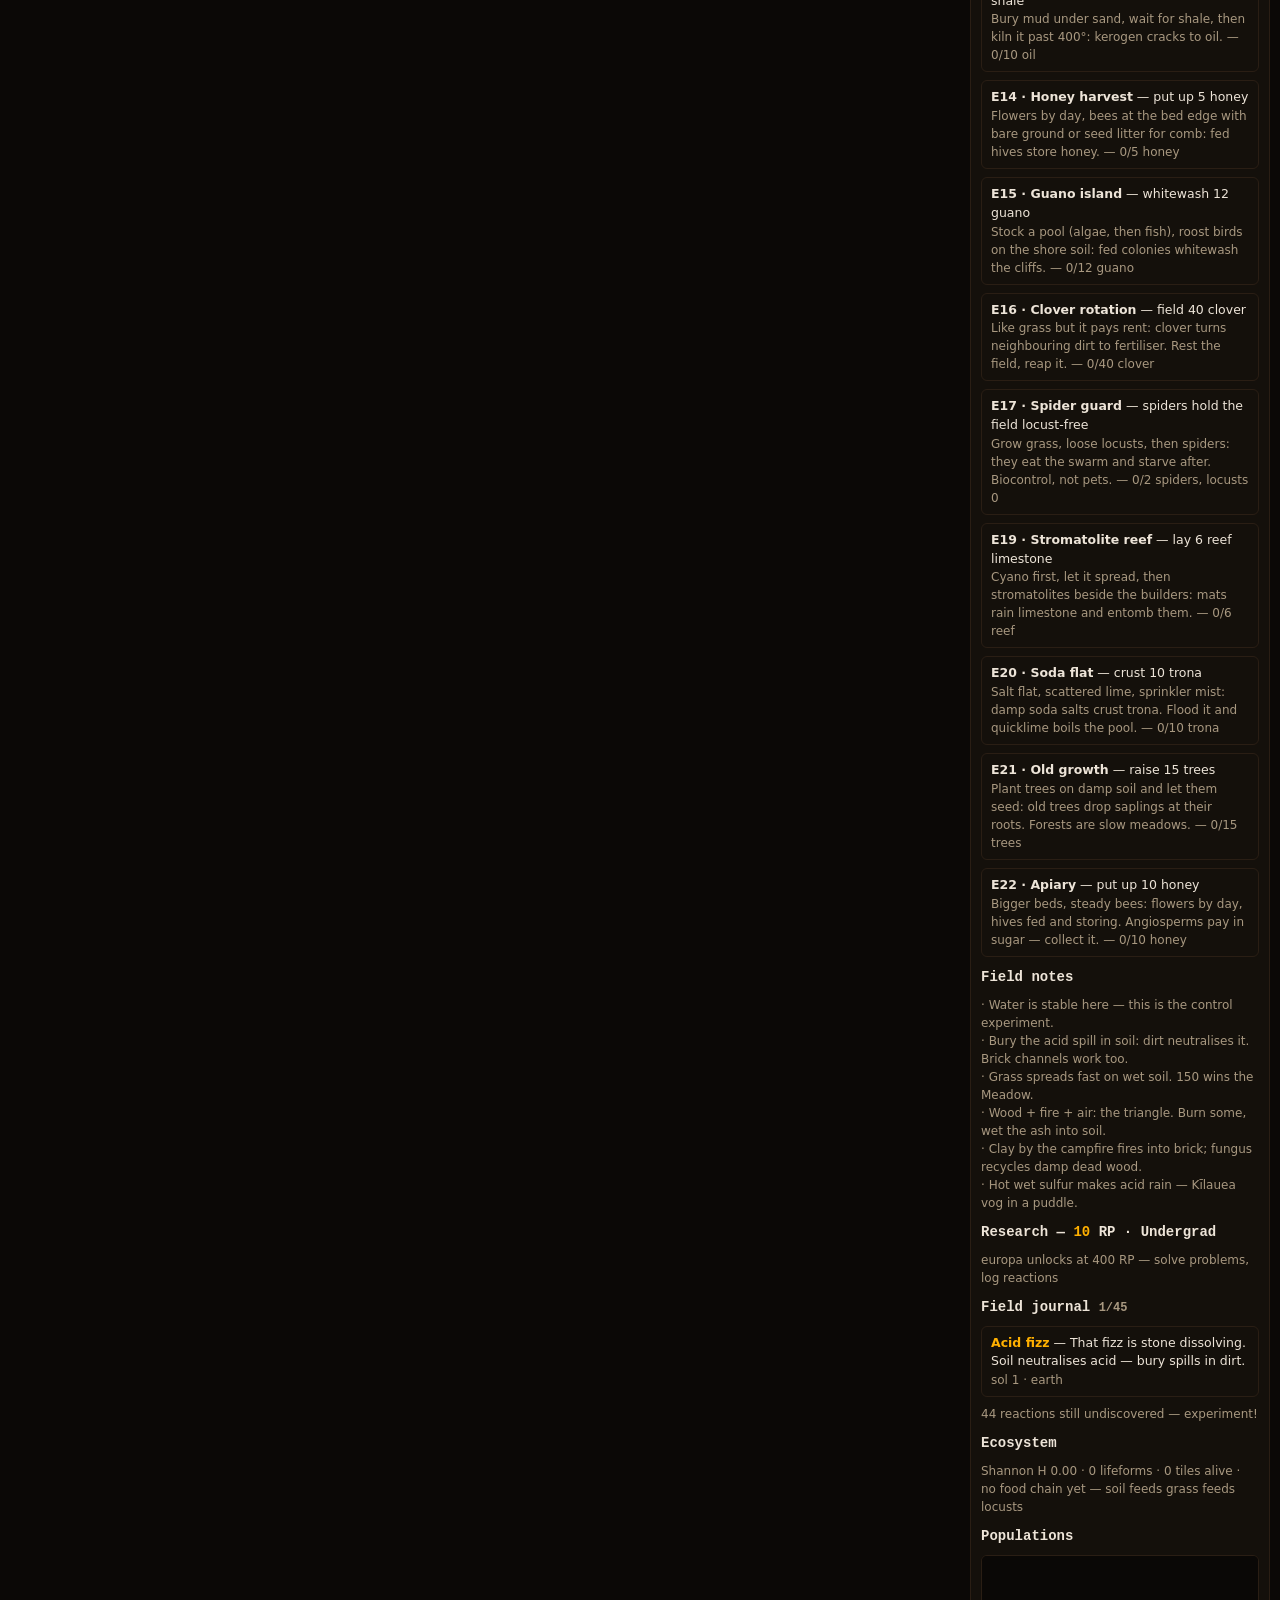
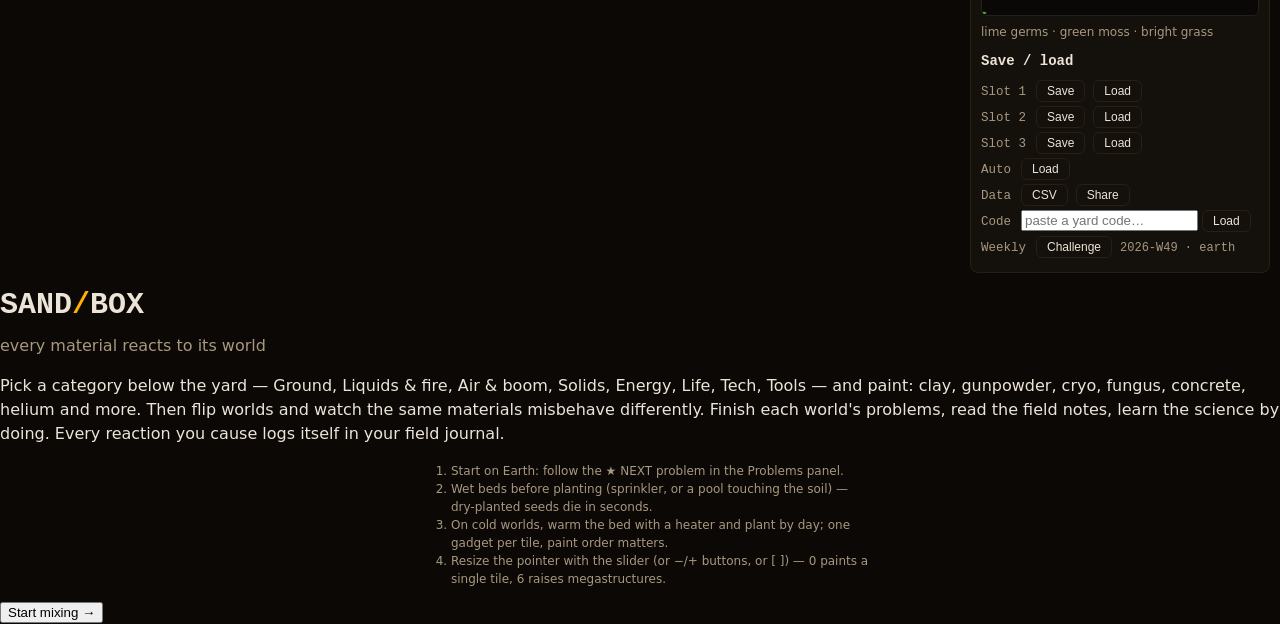
<file: app/sandbox.html>
<!DOCTYPE html>
<html lang="en">
<head>
<meta charset="utf-8">
<meta name="viewport" content="width=device-width, initial-scale=1">
<title>Sandbox — RED EDEN</title>
<link rel="stylesheet" href="style.css?v=2">
<link rel="manifest" href="manifest.json">
<meta name="theme-color" content="#0B0806">
<link rel="apple-touch-icon" href="icons/apple-touch-icon.png">
<script>
if ('serviceWorker' in navigator) {
  window.addEventListener('load', () => {
    navigator.serviceWorker.register('sw.js').catch(() => {});
  });
}
</script>
<style>
#sblayout{display:grid;grid-template-columns:minmax(0,1fr) 300px;gap:10px;
  padding:10px;max-width:1400px;margin:0 auto;align-items:start}
#palette{display:flex;flex-flow:row wrap;gap:6px}
#palette .tabs{flex:1 1 100%;display:flex;flex-wrap:wrap;gap:6px}
.tab{background:var(--slab);color:var(--bone);border:1px solid var(--seam);
  border-radius:8px;padding:6px 12px;cursor:pointer;font-size:12.5px}
.tab.on{border-color:var(--amber);color:var(--amber)}
.el{flex:1 1 150px;display:flex;gap:8px;align-items:center;background:var(--slab);color:var(--bone);
  border:1px solid var(--seam);border-radius:8px;padding:6px 8px;cursor:pointer;text-align:left}
.el .sw{width:14px;height:14px;border-radius:4px;flex:none}
.el b{font-size:12.5px;display:block} .el small{color:var(--ash);font-size:10.5px;display:block}
.el.sel{border-color:var(--amber);box-shadow:0 0 0 1px var(--amber)}
#stage{display:flex;flex-direction:column;gap:8px;min-width:0}
#sandbox{width:100%;border:1px solid var(--seam);border-radius:8px;
  image-rendering:pixelated;background:#000;cursor:crosshair;touch-action:none}
#inspect{background:var(--slab);border:1px solid var(--seam);border-radius:8px;
  padding:8px 12px;font-size:12.5px;min-height:56px}
#inspect b{font-family:monospace}
#inspect .sci{color:var(--brine)}
#envbar{display:flex;gap:6px;align-items:center;flex-wrap:wrap}
#envbar button{background:var(--slab);color:var(--bone);border:1px solid var(--seam);
  border-radius:8px;padding:6px 14px;cursor:pointer;font-size:13px}
#envbar button.on{border-color:var(--amber);color:var(--amber)}
#envbar button.locked{opacity:.55;cursor:pointer}
#rp{font-family:monospace;color:var(--amber)}
#clock{font-family:monospace;font-size:12.5px;color:var(--ash);margin-left:auto}
#side{background:var(--slab);border:1px solid var(--seam);border-radius:8px;padding:10px}
#questlist{list-style:none;margin:0;padding:0;display:flex;flex-direction:column;gap:8px}
#questlist li{border:1px solid var(--seam);border-radius:6px;padding:7px 9px;font-size:12.5px}
#questlist li.done{border-color:var(--spore);color:var(--spore)}
#journal{list-style:none;margin:0;padding:0;display:flex;flex-direction:column;gap:8px}
#journal li{border:1px solid var(--seam);border-radius:6px;padding:7px 9px;font-size:12.5px}
#journal li b{color:var(--amber)}
#jcount{font-family:monospace;font-size:12px;color:var(--ash)}
#spark{width:100%;border:1px solid var(--seam);border-radius:6px;background:#0a0806}
#saverow div{margin:4px 0;font-size:12.5px}
#saverow span{font-family:monospace;color:var(--ash);margin-right:6px}
#saverow button{background:var(--slab);color:var(--bone);border:1px solid var(--seam);
  border-radius:6px;padding:3px 10px;cursor:pointer;font-size:12px;margin-right:4px}
#pfilter{width:100%;box-sizing:border-box;background:var(--slab);color:var(--bone);
  border:1px solid var(--seam);border-radius:8px;padding:7px 10px;font-size:12.5px;margin-bottom:6px}
#ticker{min-height:20px;font-size:12px;color:var(--amber);font-family:monospace}
#readout{position:sticky;top:0;z-index:5;background:var(--basalt);padding:6px 0;display:flex;
  flex-direction:column;gap:6px}
#clue{border-left:3px solid var(--amber);background:var(--slab);border-radius:0 8px 8px 0;
  padding:6px 10px;font-size:12.5px;min-height:20px}
#clue b{color:var(--amber)}
#rng-brush{width:90px;accent-color:var(--amber)}
@media (max-width:1080px){#sblayout{grid-template-columns:minmax(0,1fr)}#side{grid-column:1/-1}}
</style>
</head>
<body>
<header class="topbar">
  <a class="brand" href="index.html">RED<span>/</span>EDEN <em>sandbox</em></a>
  <nav><a href="index.html">Hub</a><a href="lab.html">Laboratory</a>
  <a href="../red-garden/index.html">Garden game</a><a href="library.html">Library</a>
  <a href="sandbox.html" class="on">Sandbox</a></nav>
</header>
<main id="sblayout">
  <section id="stage">
    <div id="envbar">
      <button data-world="earth" class="on">Earth</button>
      <button data-world="moon">Moon</button>
      <button data-world="mars">Mars</button>
      <button data-world="europa">Europa</button>
      <button data-world="archaean">Archaean</button>
      <button data-world="titan">Titan</button>
      <button data-world="io">Io</button>
      <button data-world="hadean">Hadean</button>
      <button data-world="venus">Venus</button>
      <button data-world="enceladus">Enceladus</button>
      <span id="clock" class="tick"></span>
      <button id="btn-pause" title="space">II</button>
      <button id="btn-step" title="advance one tick while paused">step</button>
      <button id="btn-speed" title="F">1×</button>
      <button id="btn-brush-dec" title="shrink pointer [">−</button>
      <input id="rng-brush" type="range" min="0" max="6" step="1" value="2" title="pointer size: 0 = single tile, 6 = megabuild" aria-label="pointer size">
      <button id="btn-brush" title="grow pointer ]">●●○○</button>
      <button id="btn-view" title="toggle heat vision">heat</button>
      <button id="btn-mute" title="toggle sound">sfx on</button>
    </div>
    <div id="readout">
      <div id="inspect"><b>Hover the yard</b> — every cell tells you what it is, how hot and wet it is, and why it behaves that way here.</div>
      <div id="clue"><b>Field clue</b> — loading…</div>
      <div id="ticker"></div>
    </div>
    <canvas id="sandbox" width="768" height="480"></canvas>
    <input id="pfilter" placeholder="filter materials…  (1–8 jump categories)" aria-label="filter materials">
    <nav id="palette" aria-label="materials"></nav>
  </section>
  <aside id="side">
    <div id="envblurb" class="ref" style="margin-bottom:8px"></div>
    <h2 style="font-size:14px">Problems on this world</h2>
    <ol id="questlist"></ol>
    <h2 style="font-size:14px;margin-top:10px">Field notes</h2>
    <div id="notes" class="ref"></div>
    <h2 style="font-size:14px;margin-top:10px">Research — <span id="rp">0</span> RP · <span id="rank">Undergrad</span></h2>
    <div id="unlocknext" class="ref"></div>
    <h2 style="font-size:14px;margin-top:10px">Field journal <span id="jcount"></span></h2>
    <ol id="journal"></ol>
    <h2 style="font-size:14px;margin-top:10px">Ecosystem</h2>
    <div id="eco" class="ref"></div>
    <h2 style="font-size:14px;margin-top:10px">Populations</h2>
    <canvas id="spark" width="260" height="56"></canvas>
    <div class="ref">lime germs · green moss · bright grass</div>
    <h2 style="font-size:14px;margin-top:10px">Save / load</h2>
    <div id="saverow">
      <div><span>Slot 1</span> <button data-sv="1">Save</button> <button data-ld="1">Load</button></div>
      <div><span>Slot 2</span> <button data-sv="2">Save</button> <button data-ld="2">Load</button></div>
      <div><span>Slot 3</span> <button data-sv="3">Save</button> <button data-ld="3">Load</button></div>
      <div><span>Auto</span> <button data-ld="auto">Load</button></div>
      <div><span>Data</span> <button id="btn-csv" title="download the yard census as CSV">CSV</button> <button id="btn-share" title="copy a share code for this yard">Share</button></div>
      <div><span>Code</span> <input id="sharecode" placeholder="paste a yard code…" aria-label="yard share code"> <button id="btn-loadcode" title="load the yard in the code box">Load</button></div>
      <div><span>Weekly</span> <button id="btn-challenge" title="play this world from the shared weekly seed">Challenge</button> <span id="chseed" class="ref"></span></div>
    </div>
  </aside>
</main>
<div id="startOverlay" class="overlay">
  <div class="card">
    <h1>SAND<span>/</span>BOX</h1>
    <p class="sub">every material reacts to its world</p>
    <p>Pick a category below the yard — Ground, Liquids &amp; fire, Air &amp; boom, Solids,
    Energy, Life, Tech, Tools — and paint: clay, gunpowder, cryo, fungus, concrete, helium and more.
    Then flip worlds and watch the same materials misbehave differently. Finish each
    world's problems, read the field notes, learn the science by doing.
    Every reaction you cause logs itself in your field journal.</p>
    <ol class="ref" style="text-align:left;max-width:60ch;margin:0 auto 12px">
      <li>Start on Earth: follow the ★ NEXT problem in the Problems panel.</li>
      <li>Wet beds before planting (sprinkler, or a pool touching the soil) — dry-planted seeds die in seconds.</li>
      <li>On cold worlds, warm the bed with a heater and plant by day; one gadget per tile, paint order matters.</li>
      <li>Resize the pointer with the slider (or −/+ buttons, or [ ]) — 0 paints a single tile, 6 raises megastructures.</li>
    </ol>
    <button id="btn-start">Start mixing →</button>
  </div>
</div>
<script src="simsandbox.js?v=21"></script>
<script src="sandbox.js?v=25"></script>
</body>
</html>
</file>
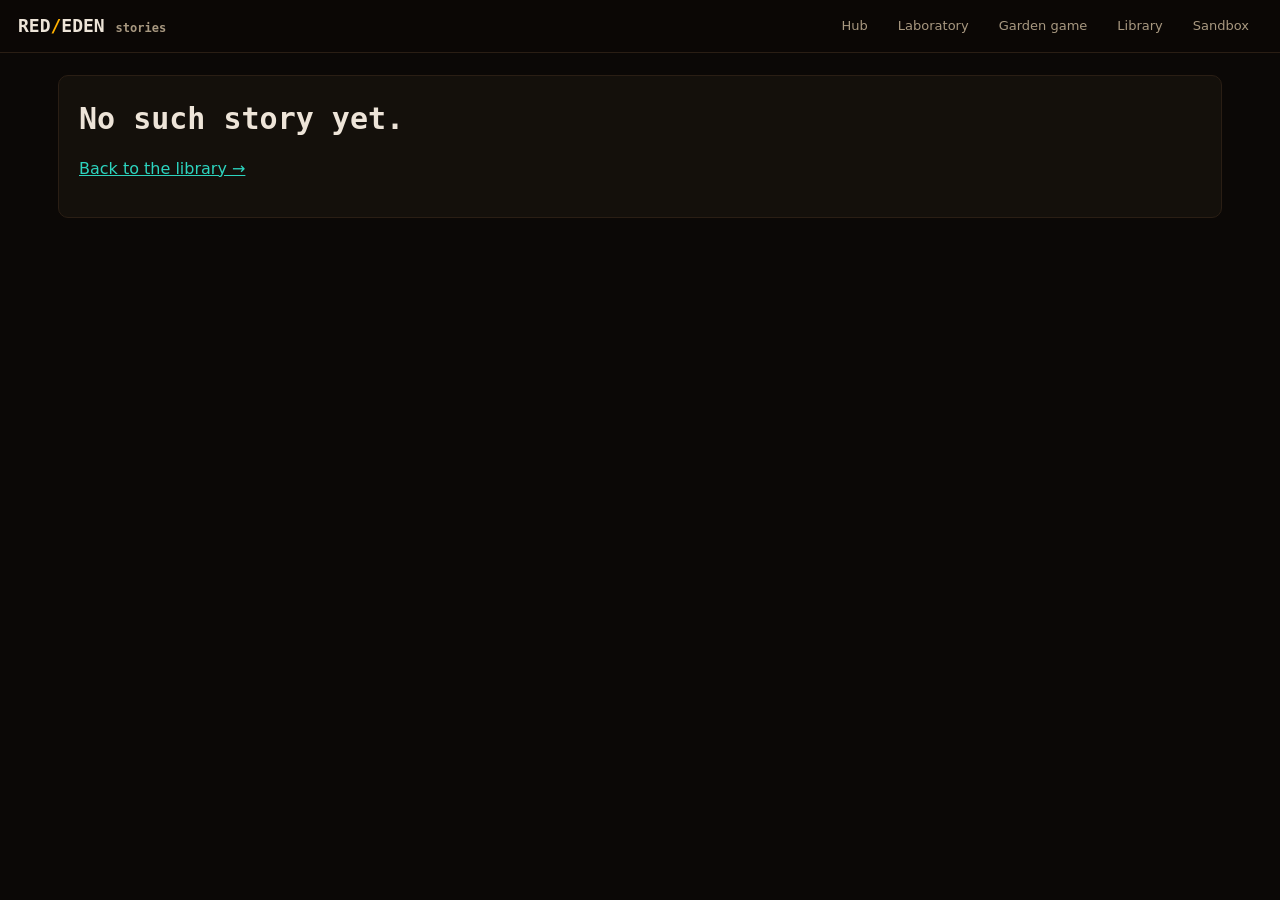
<file: app/story.html>
<!DOCTYPE html>
<html lang="en">
<head>
<meta charset="utf-8">
<meta name="viewport" content="width=device-width, initial-scale=1">
<title>Story — RED EDEN library</title>
<link rel="stylesheet" href="style.css">
<style>
.story-body p{max-width:78ch;line-height:1.65;margin:10px 0}
.story-body .kick{color:var(--amber);font-style:italic}
.pager{display:flex;gap:8px;align-items:center;margin:14px 0;flex-wrap:wrap}
.pager button{background:var(--slab);color:var(--bone);border:1px solid var(--seam);padding:6px 14px;cursor:pointer}
.pager button:disabled{opacity:.35;cursor:default}
.dot{width:9px;height:9px;border-radius:50%;background:var(--seam);display:inline-block;margin-right:5px}
.dot.on{background:var(--amber)}
.badge{display:inline-block;border:1px solid var(--spore);color:var(--spore);padding:2px 10px;margin-bottom:8px}
.exp li{margin:6px 0;max-width:80ch}
</style>
</head>
<body>
<header class="topbar">
  <a class="brand" href="index.html">RED<span>/</span>EDEN <em>stories</em></a>
  <nav><a href="index.html">Hub</a><a href="lab.html">Laboratory</a>
  <a href="../red-garden/index.html">Garden game</a><a href="library.html">Library</a>
  <a href="sandbox.html">Sandbox</a></nav>
</header>
<main class="wrap">
  <section class="panel">
    <span class="badge">AI SUMMARY · <span id="mins"></span> min read</span>
    <h1 id="title"></h1>
    <p class="sub" id="sub" style="max-width:90ch"></p>
    <p class="ref" id="cite"></p>
  </section>
  <section class="panel story-body" style="margin-top:12px">
    <h2 id="ph"></h2>
    <p class="kick" id="kick"></p>
    <div id="paras"></div>
    <div class="pager">
      <button id="prev">← Prev</button>
      <span class="ref" id="count"></span>
      <span id="dots"></span>
      <button id="next">Next →</button>
    </div>
  </section>
  <section class="panel exp" style="margin-top:12px">
    <h2>Replay it in the sandbox</h2>
    <ol id="steps"></ol>
    <p><a href="sandbox.html">Open the sandbox →</a></p>
  </section>
  <section class="panel" style="margin-top:12px">
    <h2>How this story was made</h2>
    <p class="sub" style="max-width:90ch">Written by the project's AI reader (that's me — the same
    assistant that built this app) from the papers linked below. Numbers and chemistry come from
    the papers; scenes and dialogue are imagined. Status: <b id="lvl"></b>.</p>
    <p class="ref" id="src"></p>
    <p class="ref" id="dram"></p>
    <p><a href="library.html">← Back to the library</a></p>
  </section>
</main>
<script src="chapters.js?v=1"></script>
<script>
const key = new URLSearchParams(location.search).get('c');
const ch = CHAPTERS[key];
if (!ch) { document.querySelector('main').innerHTML = '<section class="panel"><h1>No such story yet.</h1><p><a href="library.html">Back to the library →</a></p></section>'; }
else {
  let i = 0;
  document.getElementById('mins').textContent = ch.minutes;
  document.getElementById('title').textContent = ch.title;
  document.getElementById('sub').textContent = ch.sub;
  document.getElementById('cite').textContent = ch.paper + (ch.also ? ' · Also: ' + ch.also : '');
  document.getElementById('lvl').textContent = ch.level;
  document.getElementById('src').innerHTML = ch.sources.map(u => '<a href="' + u + '" target="_blank" rel="noopener">' + u + '</a>').join('<br>');
  document.getElementById('dram').textContent = 'Imagined parts: ' + ch.dramatized;
  document.getElementById('steps').innerHTML = ch.experiment.steps.map(s => '<li>' + s + '</li>').join('');
  const dots = document.getElementById('dots');
  dots.innerHTML = ch.pages.map(() => '<span class="dot"></span>').join('');
  function show(n) {
    i = Math.max(0, Math.min(ch.pages.length - 1, n));
    const p = ch.pages[i];
    document.getElementById('ph').textContent = p.h;
    document.getElementById('kick').textContent = p.kick;
    document.getElementById('paras').innerHTML = p.paras.map(t => '<p>' + t + '</p>').join('');
    document.getElementById('count').textContent = 'Page ' + (i + 1) + ' of ' + ch.pages.length;
    [...dots.children].forEach((d, k) => d.className = 'dot' + (k === i ? ' on' : ''));
    document.getElementById('prev').disabled = i === 0;
    document.getElementById('next').disabled = i === ch.pages.length - 1;
  }
  document.getElementById('prev').onclick = () => show(i - 1);
  document.getElementById('next').onclick = () => show(i + 1);
  show(0);
}
</script>
</body>
</html>
</file>
<file: app/style.css>
:root{
  --basalt:#0B0806; --slab:#14100B; --seam:#2A1E14;
  --bone:#EDE4D8; --ash:#A89880; --amber:#FFB000;
  --rust:#FF4D2E; --brine:#2DD4BF; --spore:#A3E635;
}
*{box-sizing:border-box}
body{background:var(--basalt);color:var(--bone);
  font-family:system-ui,"Segoe UI",sans-serif;margin:0;line-height:1.5}
.mono{font-family:"JetBrains Mono",ui-monospace,monospace}
.tick{font-variant-numeric:tabular-nums}
a{color:var(--brine)}
.topbar{display:flex;align-items:center;gap:14px;flex-wrap:wrap;
  padding:10px 18px;border-bottom:1px solid var(--seam);
  position:sticky;top:0;background:#0B0806f2;z-index:5}
.brand{font-family:"JetBrains Mono",monospace;font-weight:800;font-size:18px;
  color:var(--bone);text-decoration:none}
.brand span{color:var(--amber)}
.brand em{color:var(--ash);font-size:12px;font-style:normal}
.topbar nav{display:flex;gap:4px;margin-left:auto}
.topbar nav a{color:var(--ash);text-decoration:none;font-size:13px;
  border:1px solid transparent;border-radius:6px;padding:5px 12px}
.topbar nav a:hover{color:var(--bone)}
.topbar nav a.on{color:var(--amber);border-color:var(--seam)}
.wrap{max-width:1200px;margin:0 auto;padding:22px 18px 60px}
.panel{background:var(--slab);border:1px solid var(--seam);border-radius:10px;padding:20px}
h1{font-family:"JetBrains Mono",monospace;font-size:30px;margin:0 0 6px}
h1 span{color:var(--amber)}
h2{font-family:"JetBrains Mono",monospace;font-size:18px;margin:0 0 8px}
.sub{color:var(--ash);margin:0 0 14px}
.gates{display:grid;grid-template-columns:repeat(auto-fit,minmax(280px,1fr));gap:12px;margin-top:16px}
.gate{display:block;background:var(--slab);border:1px solid var(--seam);
  border-radius:10px;padding:18px;color:var(--bone);text-decoration:none}
.gate:hover{border-color:var(--amber)}
.gate h2{margin:0 0 4px}
.gate p{margin:0;color:var(--ash);font-size:13.5px}
.gate .go{color:var(--amber);font-family:monospace;font-size:13px}
.prob{font-size:15.5px;max-width:90ch}
.prob b{color:var(--bone)}
.btn{background:var(--amber);color:#000;border:0;border-radius:8px;
  font-size:14px;font-weight:700;padding:9px 20px;cursor:pointer}
.btn.ghost{background:transparent;color:var(--amber);border:1px solid var(--amber)}
.btn:disabled{opacity:.4;cursor:default}
label{display:block;font-size:12.5px;color:var(--ash);margin:10px 0 2px}
input[type=range]{width:100%;accent-color:var(--amber)}
select{background:var(--slab);color:var(--bone);border:1px solid var(--seam);
  border-radius:6px;padding:6px 10px;font-size:13px}
.ref{font-size:12px;color:var(--ash)}
.paper{border-left:2px solid var(--brine);padding:6px 0 6px 12px;margin:10px 0}
.paper h4{margin:0 0 2px;font-size:14px}
.paper p{margin:0;font-size:13px;color:var(--ash)}
.paper .try{font-size:12.5px;color:var(--amber)}
canvas.map{width:100%;image-rendering:pixelated;border:1px solid var(--seam);border-radius:6px}
svg.chart{width:100%;height:auto;display:block}
.ylab{fill:var(--ash);font:10px "JetBrains Mono",monospace}
.evt{border-left:2px solid var(--seam);padding:4px 0 4px 10px;font-size:13px;color:var(--ash)}
.take h3{margin:0 0 2px;font-size:15px}
.take p{margin:0 0 12px;font-size:13.5px;color:var(--ash)}
@media (prefers-reduced-motion:reduce){*{animation:none!important}}
</file>
<file: red-garden/style.css>
:root{
  --basalt:#0B0806; --slab:#14100B; --seam:#2A1E14;
  --bone:#EDE4D8; --ash:#A89880; --amber:#FFB000;
  --rust:#FF4D2E; --brine:#2DD4BF; --spore:#A3E635;
}
*{box-sizing:border-box}
body{background:var(--basalt);color:var(--bone);
  font-family:system-ui,"Segoe UI",sans-serif;margin:0}
.mono,.tk{font-family:"JetBrains Mono",ui-monospace,monospace}
#topbar{display:flex;align-items:center;gap:16px;flex-wrap:wrap;
  padding:8px 14px;border-bottom:1px solid var(--seam);
  position:sticky;top:0;background:#0B0806f2;z-index:5}
#brand{font-family:"JetBrains Mono",monospace;font-weight:800;font-size:18px}
#brand span{color:var(--amber)} #brand em{color:var(--ash);font-size:12px;font-style:normal}
#stats{display:flex;gap:14px;font-size:13px;color:var(--ash);align-items:center}
#stats b{color:var(--bone);font-variant-numeric:tabular-nums}
.ebar{position:relative;display:inline-block;width:130px;height:16px;
  border:1px solid var(--seam);border-radius:99px;overflow:hidden;background:#000}
.ebar i{position:absolute;inset:1px;background:var(--amber);width:70%;border-radius:99px}
.ebar b{position:absolute;inset:0;text-align:center;font-size:11px;line-height:16px;color:#000}
#topbtns{margin-left:auto;display:flex;gap:6px}
#topbtns button{background:var(--slab);color:var(--bone);border:1px solid var(--seam);
  border-radius:6px;padding:4px 10px;cursor:pointer;font-family:monospace}
#topbtns button:hover{border-color:var(--amber)}
#layout{display:grid;grid-template-columns:172px minmax(0,1fr) 300px;gap:10px;
  padding:10px;max-width:1400px;margin:0 auto;align-items:start}
#toolbar{display:flex;flex-direction:column;gap:8px}
.tool{background:var(--slab);border:1px solid var(--seam);border-radius:8px;
  padding:8px;color:var(--bone);cursor:pointer;text-align:left}
.tool .swatch{display:inline-block;width:12px;height:12px;border-radius:3px;margin-right:6px}
.tool b{font-size:13px} .tool small{display:block;color:var(--ash);font-size:11px;margin-top:2px}
.tool .key{float:right;color:var(--ash);border:1px solid var(--seam);
  border-radius:4px;padding:0 5px;font-size:11px;font-family:monospace}
.tool.sel{border-color:var(--amber);box-shadow:0 0 0 1px var(--amber)}
.tool.cant{opacity:.45}
#stage{display:flex;flex-direction:column;gap:8px;min-width:0}
#game{width:100%;border:1px solid var(--seam);border-radius:8px;
  image-rendering:pixelated;background:#1a0f0a;cursor:crosshair}
#ticker{min-height:22px;font-size:12px;color:var(--amber)}
#side{background:var(--slab);border:1px solid var(--seam);border-radius:8px;padding:10px}
#tabs{display:flex;gap:6px;margin-bottom:8px}
#tabs button{flex:1;background:transparent;color:var(--ash);border:1px solid var(--seam);
  border-radius:6px;padding:5px;cursor:pointer;font-size:12px}
#tabs button.on{background:var(--seam);color:var(--bone)}
#quests,#codex{list-style:none;margin:0;padding:0;display:flex;flex-direction:column;gap:8px}
#quests li{border:1px solid var(--seam);border-radius:6px;padding:7px 9px;font-size:12.5px}
#quests li.done{border-color:var(--spore);color:var(--spore)}
#quests li.active{border-color:var(--amber)}
#quests .prog{color:var(--ash);font-family:monospace;font-size:11px}
#codex li{border-left:2px solid var(--seam);padding:4px 0 4px 10px;font-size:12.5px}
#codex li.open{border-color:var(--brine)}
#codex li.locked{opacity:.4}
#codex h4{margin:0 0 3px;font-size:12.5px}
#codex p{margin:0;color:var(--ash);line-height:1.45}
#hint{padding:8px 14px 16px;color:var(--ash);font-size:11.5px;text-align:center}
.overlay{position:fixed;inset:0;background:#000a;display:flex;
  align-items:center;justify-content:center;z-index:20}
.overlay[hidden]{display:none}
.card{background:var(--slab);border:1px solid var(--seam);border-radius:12px;
  max-width:520px;padding:28px;margin:16px}
.card h1{font-family:monospace;margin:0;font-size:34px}
.card h1 span{color:var(--amber)}
.card .sub{color:var(--ash);margin:2px 0 12px}
.card p{line-height:1.55;font-size:14px}
.card ol{font-size:13.5px;line-height:1.7;color:var(--bone)}
.card button{background:var(--amber);color:#000;border:0;border-radius:8px;
  font-size:15px;font-weight:700;padding:10px 22px;cursor:pointer;margin-top:10px}
@media (max-width:1080px){#layout{grid-template-columns:150px minmax(0,1fr)}#side{grid-column:1/-1}}
@media (prefers-reduced-motion:reduce){*{animation:none!important}}
</file>
